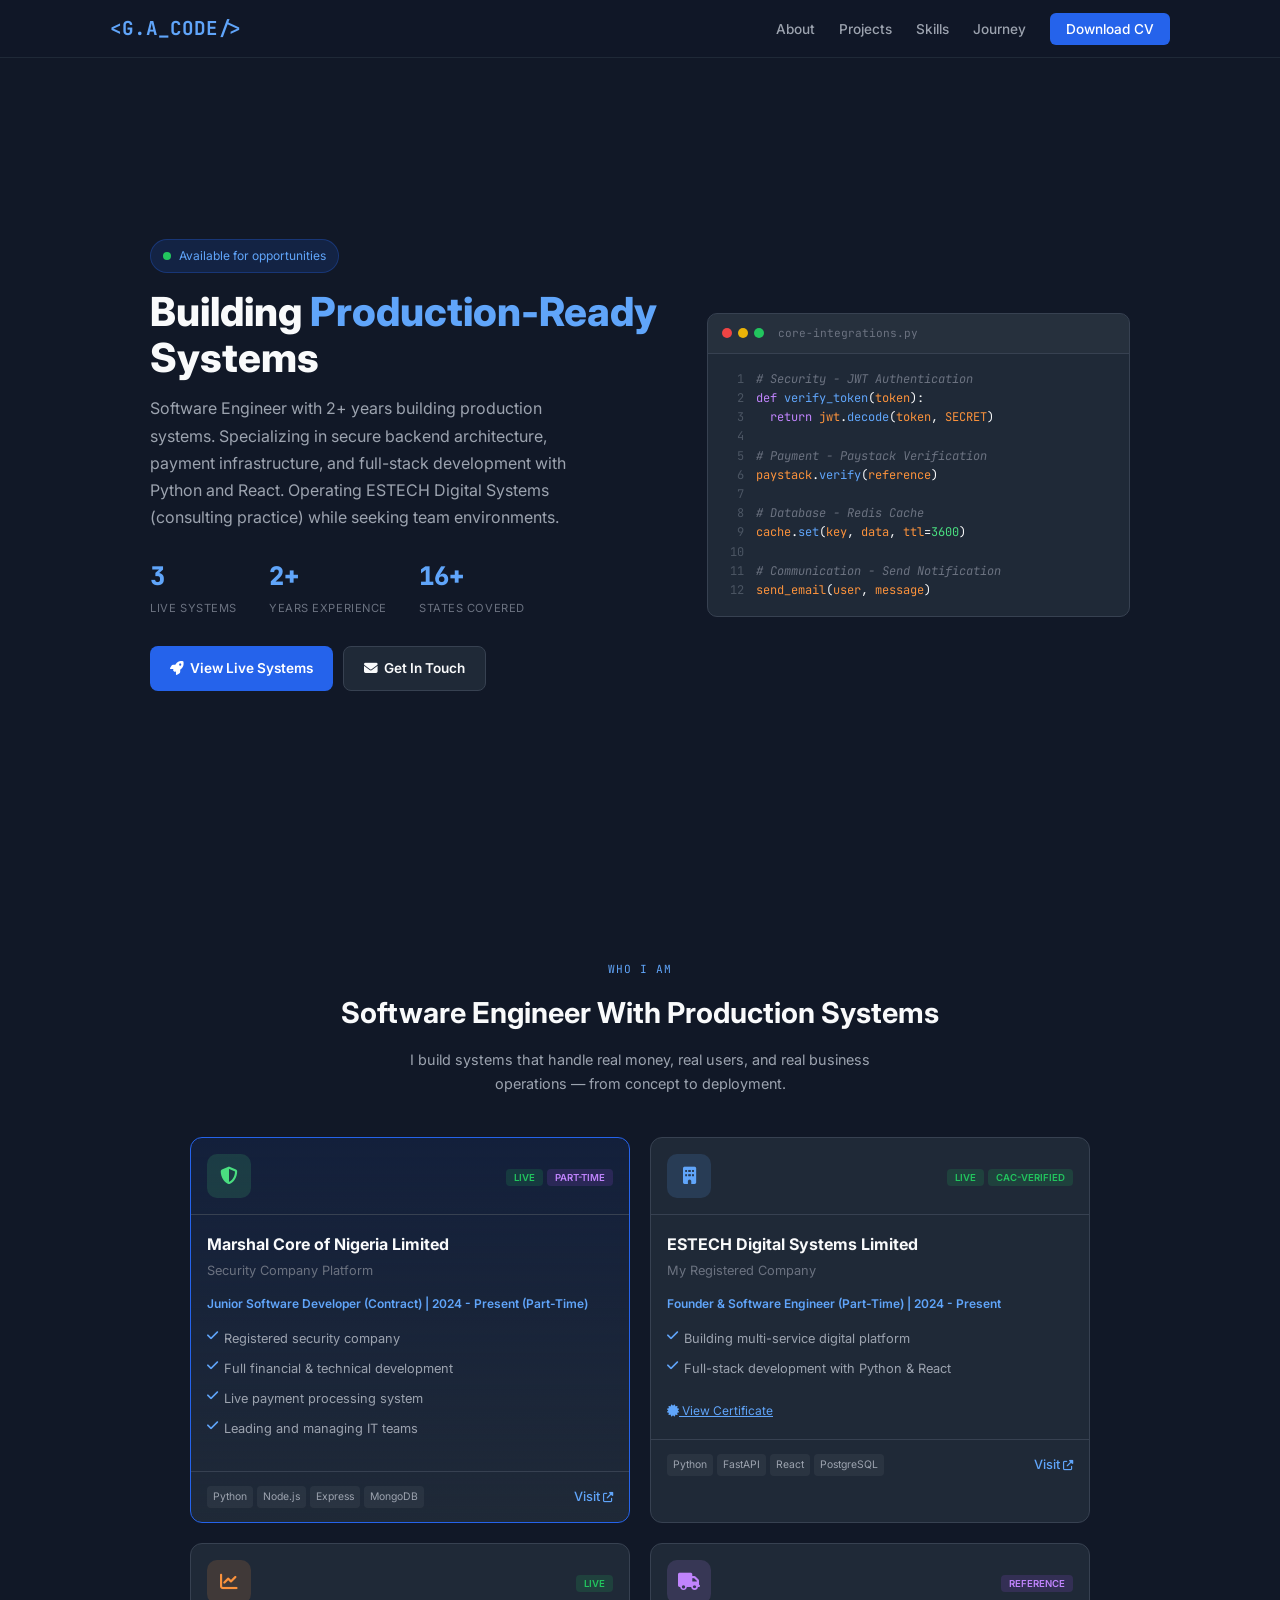
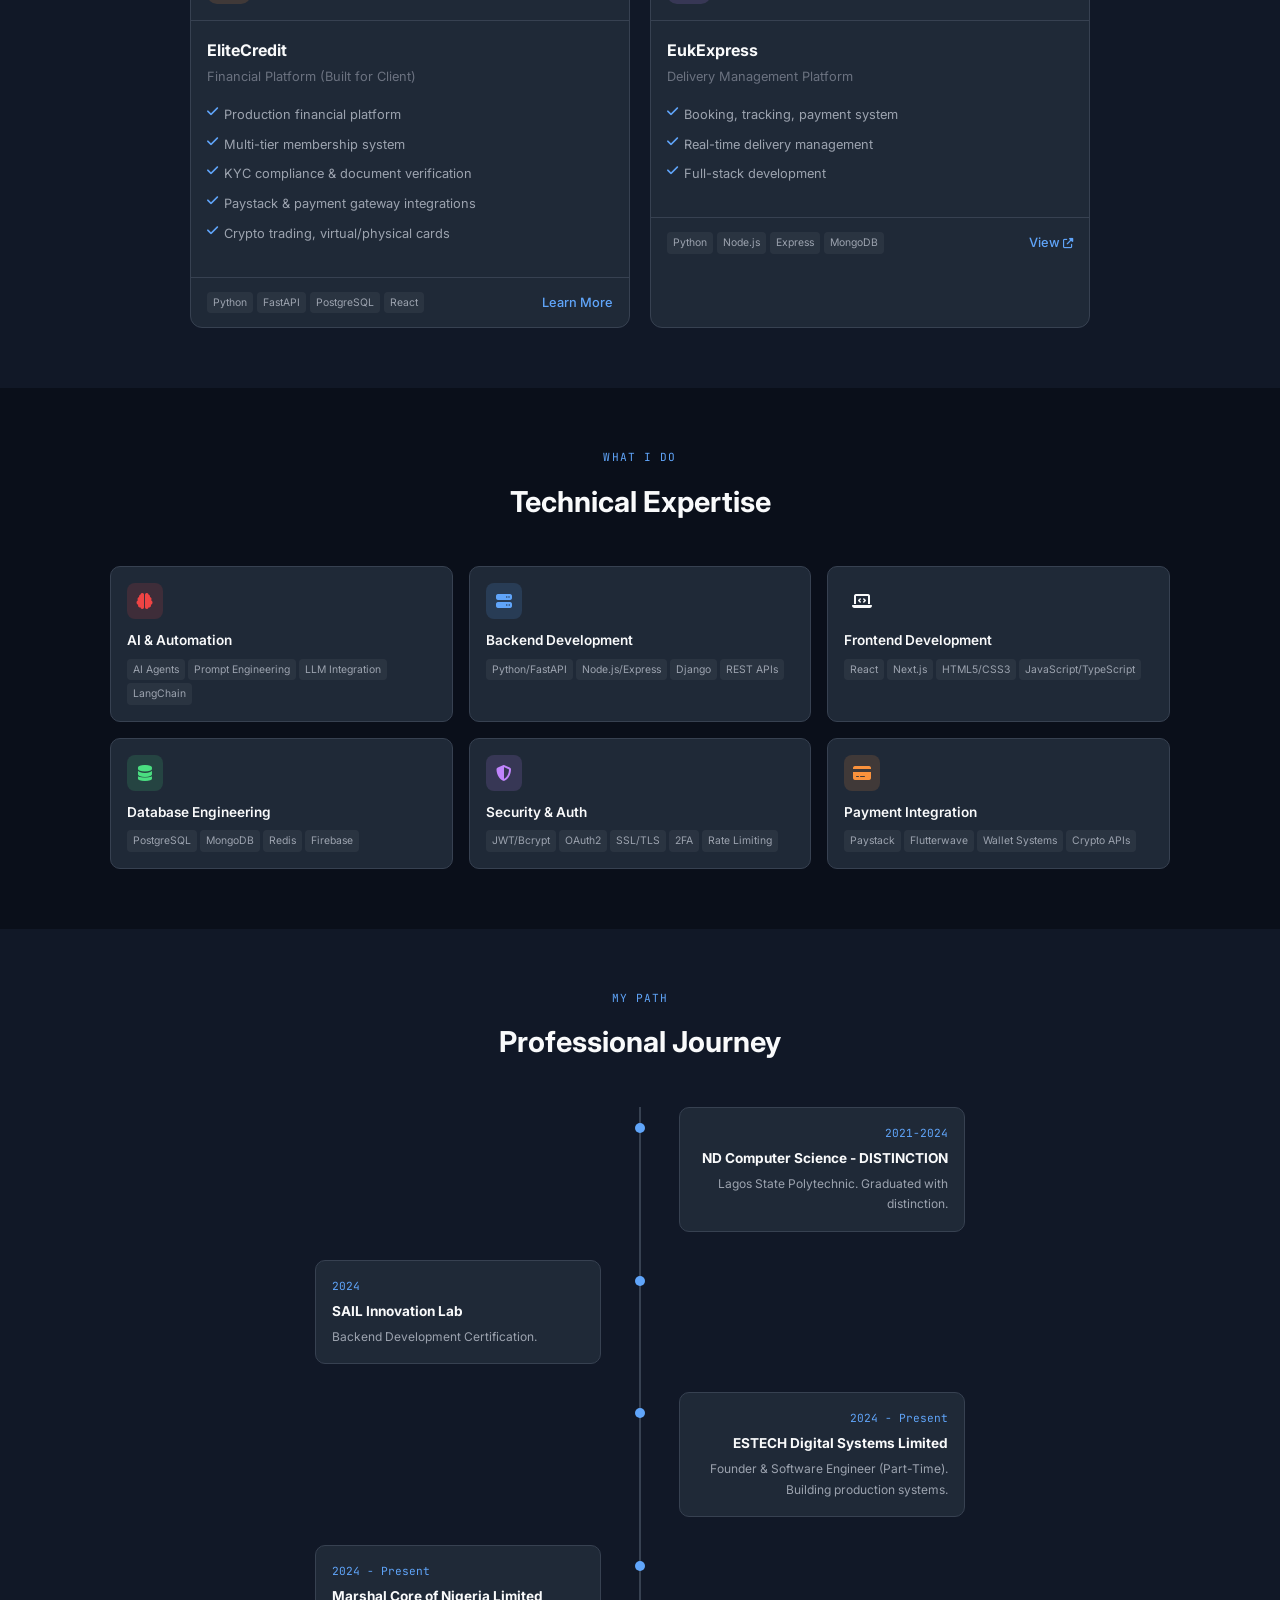
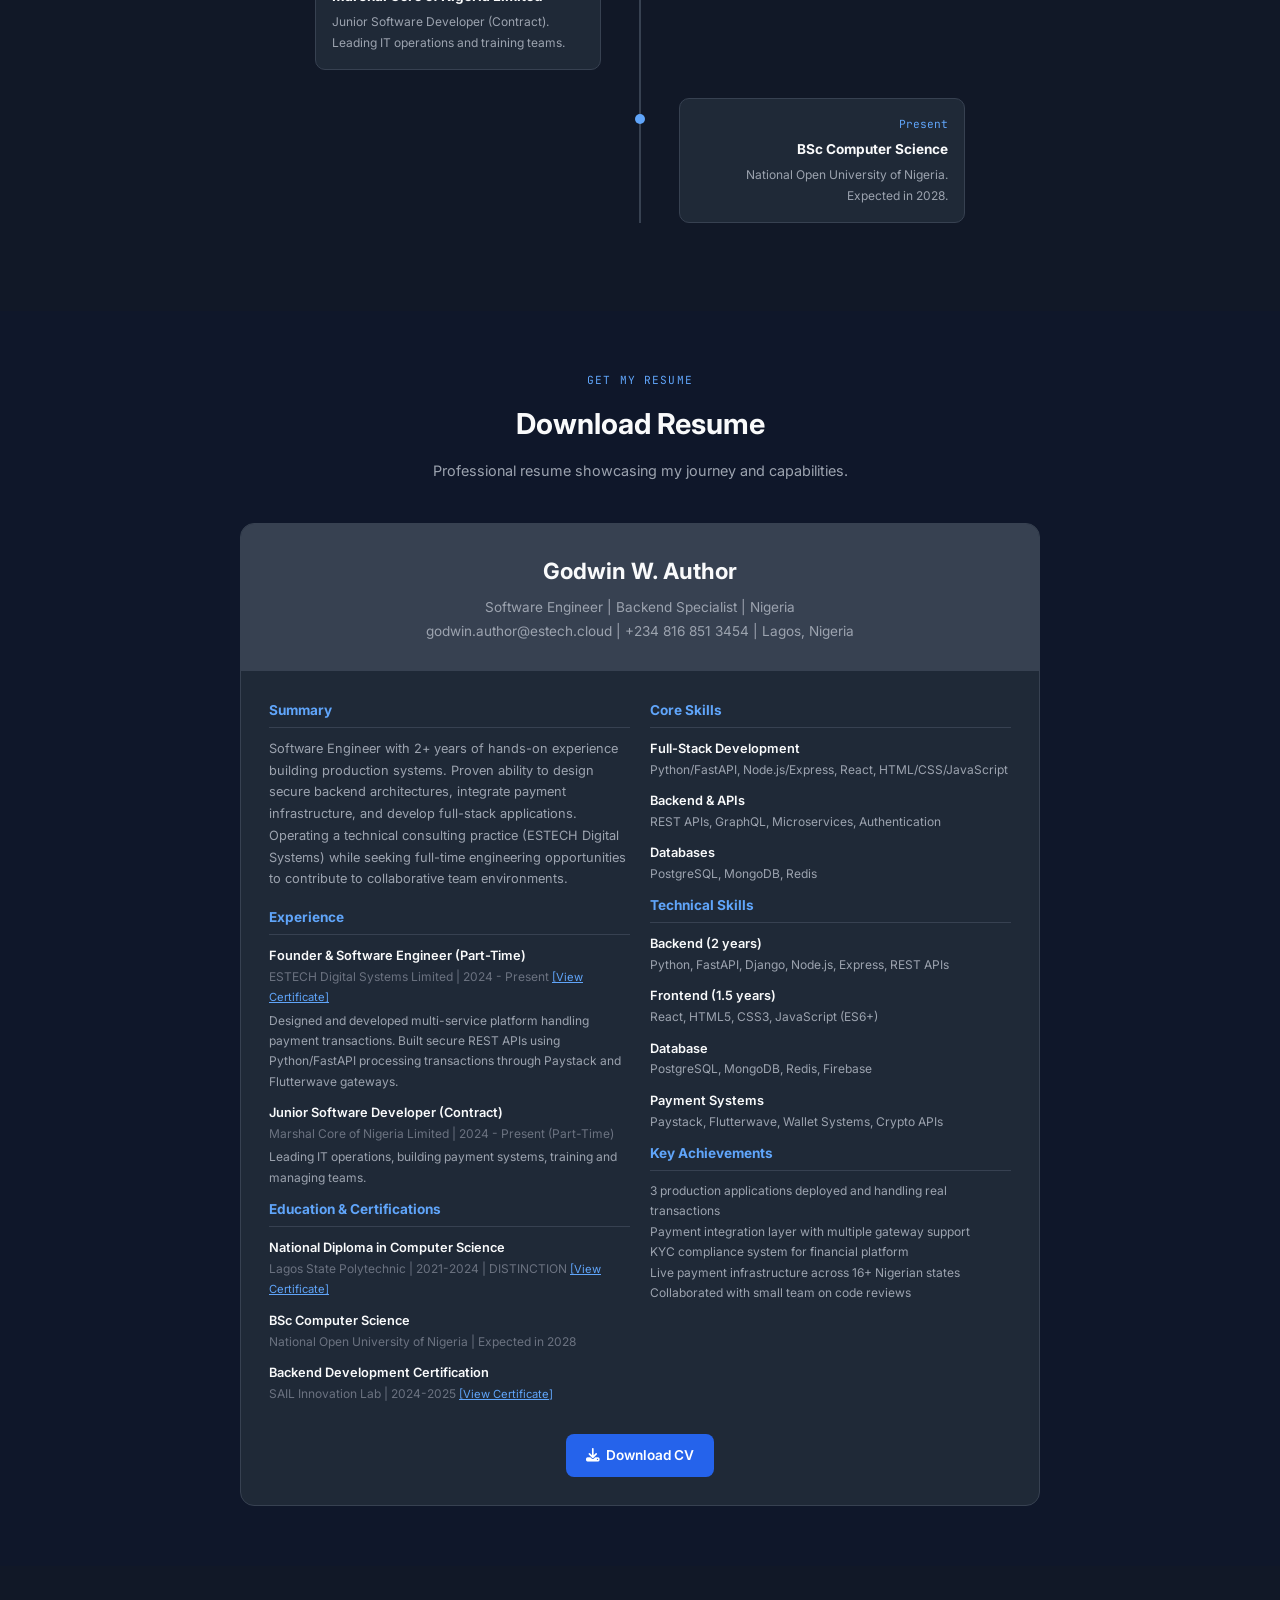
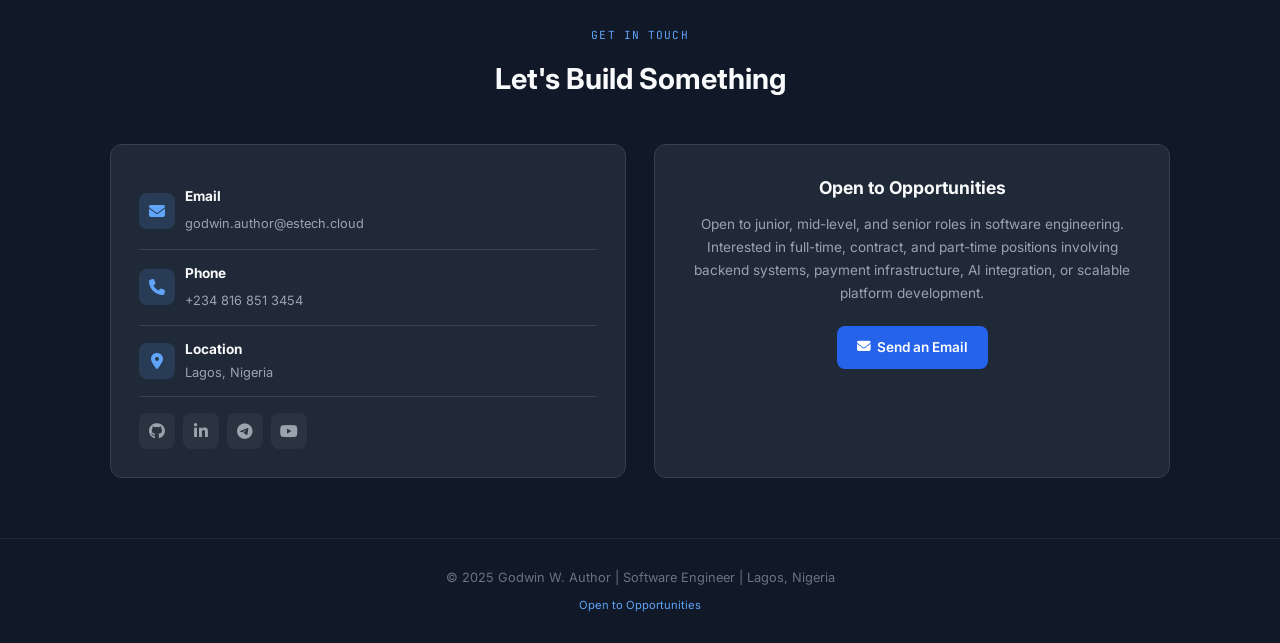
<file: index.html>
<!DOCTYPE html>
<html lang="en">
<head>
    <meta charset="UTF-8">
    <meta name="viewport" content="width=device-width, initial-scale=1.0">
    <meta name="description" content="Godwin W. Author - Software Engineer. Building production-ready systems with Python, FastAPI, and modern backend technologies.">
    <meta name="keywords" content="Software Engineer, Backend Developer, Python Developer, Node.js, FastAPI, Nigeria">
    <meta name="author" content="Godwin W. Author">
    <meta name="robots" content="index, follow">
    <title>Godwin W. Author | Software Engineer</title>
    <link rel="preconnect" href="https://fonts.googleapis.com">
    <link rel="preconnect" href="https://fonts.gstatic.com" crossorigin>
    <link href="https://fonts.googleapis.com/css2?family=Inter:wght@300;400;500;600;700;800&family=JetBrains+Mono:wght@400;500&display=swap" rel="stylesheet">
    <link rel="stylesheet" href="https://cdnjs.cloudflare.com/ajax/libs/font-awesome/6.5.1/css/all.min.css">
    <style>
        * { margin: 0; padding: 0; box-sizing: border-box; }
        html { scroll-behavior: smooth; }
        body {
            font-family: 'Inter', -apple-system, BlinkMacSystemFont, sans-serif;
            background: #111827;
            color: #f9fafb;
            line-height: 1.7;
        }
        ::-webkit-scrollbar { width: 8px; }
        ::-webkit-scrollbar-track { background: #111827; }
        ::-webkit-scrollbar-thumb { background: #374151; border-radius: 4px; }
        .container { max-width: 1100px; margin: 0 auto; padding: 0 20px; }
        
        /* Navigation */
        nav {
            position: fixed; top: 0; left: 0; right: 0; z-index: 1000;
            padding: 12px 0; background: rgba(17, 24, 39, 0.95);
            backdrop-filter: blur(10px); border-bottom: 1px solid #1f2937;
        }
        nav .container { display: flex; justify-content: space-between; align-items: center; }
        .logo { font-family: 'JetBrains Mono', monospace; font-size: 1.2rem; font-weight: 700; color: #60a5fa; text-decoration: none; }
        .nav-links { display: flex; gap: 24px; list-style: none; }
        .nav-links a { color: #9ca3af; text-decoration: none; font-weight: 500; font-size: 0.85rem; transition: color 0.2s; }
        .nav-links a:hover { color: #f9fafb; }
        .nav-cta { background: #2563eb; color: #fff !important; padding: 8px 16px; border-radius: 6px; font-weight: 600; font-size: 0.85rem; }
        .nav-cta:hover { background: #1d4ed8; }
        .menu-toggle { display: none; flex-direction: column; gap: 4px; cursor: pointer; padding: 8px; }
        .menu-toggle span { width: 22px; height: 2px; background: #9ca3af; }
        
        /* Hero */
        .hero { min-height: 100vh; display: flex; align-items: center; padding: 80px 0 50px; }
        .hero-grid { display: grid; grid-template-columns: 1.2fr 1fr; gap: 50px; align-items: center; }
        .hero-badge { display: inline-flex; align-items: center; gap: 8px; background: rgba(37, 99, 235, 0.15); border: 1px solid rgba(37, 99, 235, 0.3); padding: 6px 12px; border-radius: 20px; font-size: 0.75rem; color: #60a5fa; margin-bottom: 16px; }
        .hero-badge .dot { width: 8px; height: 8px; background: #22c55e; border-radius: 50%; animation: pulse 2s infinite; }
        .hero h1 { font-size: clamp(1.8rem, 4vw, 2.5rem); font-weight: 800; line-height: 1.15; margin-bottom: 14px; }
        .hero h1 span { color: #60a5fa; }
        .hero-subtitle { font-size: 1rem; color: #9ca3af; margin-bottom: 24px; max-width: 460px; }
        .hero-stats { display: flex; gap: 32px; margin-bottom: 28px; }
        .stat-number { font-size: 1.6rem; font-weight: 800; color: #60a5fa; font-family: 'JetBrains Mono', monospace; }
        .stat-label { font-size: 0.7rem; color: #6b7280; text-transform: uppercase; letter-spacing: 0.05em; }
        .hero-buttons { display: flex; gap: 10px; flex-wrap: wrap; }
        .btn { display: inline-flex; align-items: center; gap: 6px; padding: 10px 20px; border-radius: 8px; font-weight: 600; text-decoration: none; font-size: 0.85rem; transition: all 0.2s; }
        .btn-primary { background: #2563eb; color: #fff; }
        .btn-primary:hover { background: #1d4ed8; }
        .btn-secondary { background: #1f2937; color: #f9fafb; border: 1px solid #374151; }
        .btn-secondary:hover { background: #374151; }
        
        /* Code Block */
        .code-window { background: #1f2937; border-radius: 10px; border: 1px solid #374151; overflow: hidden; }
        .code-header { display: flex; align-items: center; gap: 6px; padding: 10px 14px; background: rgba(255,255,255,0.03); border-bottom: 1px solid #374151; }
        .code-dot { width: 10px; height: 10px; border-radius: 50%; }
        .code-dot.red { background: #ef4444; }
        .code-dot.yellow { background: #eab308; }
        .code-dot.green { background: #22c55e; }
        .code-title { margin-left: 8px; font-family: 'JetBrains Mono', monospace; font-size: 0.7rem; color: #6b7280; }
        .code-body { padding: 16px; font-family: 'JetBrains Mono', monospace; font-size: 0.75rem; line-height: 1.6; }
        .code-line { display: flex; }
        .line-number { color: #4b5563; width: 20px; text-align: right; margin-right: 12px; }
        .keyword { color: #c084fc; }
        .function { color: #60a5fa; }
        .string { color: #4ade80; }
        .comment { color: #6b7280; font-style: italic; }
        .variable { color: #fb923c; }
        
        /* Sections */
        section { padding: 60px 0; }
        .section-header { text-align: center; margin-bottom: 40px; }
        .section-label { font-family: 'JetBrains Mono', monospace; font-size: 0.7rem; color: #60a5fa; text-transform: uppercase; letter-spacing: 0.1em; margin-bottom: 10px; }
        .section-title { font-size: clamp(1.4rem, 3vw, 1.8rem); font-weight: 700; margin-bottom: 10px; }
        .section-desc { color: #9ca3af; max-width: 480px; margin: 0 auto; font-size: 0.9rem; }
        
        /* Projects Grid */
        .projects-grid { 
            display: grid; 
            grid-template-columns: repeat(2, 1fr); 
            gap: 20px;
            max-width: 900px;
            margin: 0 auto;
        }
        @media (max-width: 700px) {
            .projects-grid { grid-template-columns: 1fr; max-width: 100%; }
        }
        .project-card { background: #1f2937; border-radius: 12px; border: 1px solid #374151; overflow: hidden; transition: transform 0.2s, border-color 0.2s; }
        .project-card:hover { transform: translateY(-4px); border-color: #4b5563; }
        .project-card.featured { border-color: #2563eb; background: linear-gradient(180deg, rgba(37, 99, 235, 0.1) 0%, #1f2937 100%); }
        .card-header { padding: 16px; border-bottom: 1px solid #374151; display: flex; justify-content: space-between; align-items: center; }
        .card-icon { width: 44px; height: 44px; border-radius: 10px; display: flex; align-items: center; justify-content: center; font-size: 1.1rem; }
        .card-icon.blue { background: rgba(96, 165, 250, 0.15); color: #60a5fa; }
        .card-icon.green { background: rgba(74, 222, 128, 0.15); color: #4ade80; }
        .card-icon.purple { background: rgba(192, 132, 252, 0.15); color: #c084fc; }
        .card-icon.orange { background: rgba(251, 146, 60, 0.15); color: #fb923c; }
        .badge { padding: 3px 8px; border-radius: 4px; font-size: 0.6rem; font-weight: 600; text-transform: uppercase; }
        .badge.live { background: rgba(34, 197, 94, 0.15); color: #22c55e; }
        .badge.revenue { background: rgba(251, 146, 60, 0.15); color: #fb923c; }
        .badge.confidential { background: rgba(239, 68, 68, 0.15); color: #ef4444; }
        .badge.dev { background: rgba(96, 165, 250, 0.15); color: #60a5fa; }
        .badge.part-time { background: rgba(168, 85, 247, 0.15); color: #c084fc; }
        .card-body { padding: 16px; }
        .card-title { font-size: 1rem; font-weight: 700; margin-bottom: 2px; }
        .card-subtitle { color: #6b7280; font-size: 0.8rem; margin-bottom: 12px; }
        .card-role { color: #60a5fa; font-size: 0.75rem; margin-bottom: 10px; font-weight: 600; }
        .card-features { list-style: none; margin-bottom: 12px; }
        .card-features li { padding: 4px 0; color: #9ca3af; font-size: 0.8rem; display: flex; align-items: flex-start; gap: 6px; }
        .card-features li i { color: #60a5fa; margin-top: 2px; }
        .card-footer { padding: 14px 16px; border-top: 1px solid #374151; display: flex; justify-content: space-between; align-items: center; }
        .tech-stack { display: flex; gap: 4px; flex-wrap: wrap; }
        .tech-tag { background: rgba(255,255,255,0.05); padding: 2px 6px; border-radius: 4px; font-size: 0.65rem; color: #9ca3af; }
        .card-link { color: #60a5fa; text-decoration: none; font-size: 0.8rem; font-weight: 500; }
        .card-link:hover { text-decoration: underline; }
        
        /* Skills Grid */
        .skills-grid { 
            display: grid; 
            grid-template-columns: repeat(3, 1fr); 
            gap: 16px;
        }
        @media (max-width: 600px) {
            .skills-grid { grid-template-columns: repeat(2, 1fr); }
            .skills-grid .skill-box:nth-child(5),
            .skills-grid .skill-box:nth-child(6) { 
                grid-column: span 1;
            }
        }
        .skill-box { background: #1f2937; border-radius: 10px; padding: 16px; border: 1px solid #374151; }
        .skill-icon { width: 36px; height: 36px; border-radius: 8px; display: flex; align-items: center; justify-content: center; margin-bottom: 10px; font-size: 1rem; }
        .skill-icon.blue { background: rgba(96, 165, 250, 0.15); color: #60a5fa; }
        .skill-icon.green { background: rgba(74, 222, 128, 0.15); color: #4ade80; }
        .skill-icon.purple { background: rgba(192, 132, 252, 0.15); color: #c084fc; }
        .skill-icon.orange { background: rgba(251, 146, 60, 0.15); color: #fb923c; }
        .skill-icon.red { background: rgba(239, 68, 68, 0.15); color: #ef4444; }
        .skill-title { font-size: 0.85rem; font-weight: 600; margin-bottom: 6px; }
        .skill-tags { display: flex; flex-wrap: wrap; gap: 3px; }
        .skill-tags span { background: rgba(255,255,255,0.05); padding: 2px 6px; border-radius: 4px; font-size: 0.65rem; color: #9ca3af; }
        
        /* Timeline */
        .timeline { position: relative; max-width: 650px; margin: 0 auto; }
        .timeline::before { content: ''; position: absolute; left: 50%; top: 0; bottom: 0; width: 2px; background: #374151; transform: translateX(-50%); }
        .timeline-item { display: flex; margin-bottom: 28px; position: relative; }
        .timeline-item:nth-child(odd) { flex-direction: row-reverse; text-align: right; }
        .timeline-content { width: 44%; background: #1f2937; padding: 16px; border-radius: 10px; border: 1px solid #374151; }
        .timeline-dot { position: absolute; left: 50%; top: 16px; width: 10px; height: 10px; background: #60a5fa; border-radius: 50%; transform: translateX(-50%); }
        .timeline-year { font-family: 'JetBrains Mono', monospace; font-size: 0.7rem; color: #60a5fa; margin-bottom: 4px; }
        .timeline-title { font-size: 0.85rem; font-weight: 700; margin-bottom: 4px; }
        .timeline-desc { color: #9ca3af; font-size: 0.75rem; }
        
        /* CV Section */
        .cv-section { background: #0f172a; }
        .cv-preview { max-width: 800px; margin: 0 auto; background: #1f2937; border-radius: 14px; border: 1px solid #374151; overflow: hidden; }
        .cv-header { background: #374151; padding: 28px; text-align: center; }
        .cv-header h2 { font-size: 1.4rem; margin-bottom: 6px; }
        .cv-header p { color: #9ca3af; font-size: 0.85rem; }
        .cv-body { padding: 28px; }
        .cv-grid { display: grid; grid-template-columns: 1fr 1fr; gap: 20px; }
        .cv-col h3 { font-size: 0.85rem; color: #60a5fa; margin-bottom: 10px; padding-bottom: 5px; border-bottom: 1px solid #374151; }
        .cv-item { margin-bottom: 10px; }
        .cv-item-title { font-weight: 600; font-size: 0.8rem; }
        .cv-item-sub { color: #6b7280; font-size: 0.75rem; margin-bottom: 3px; }
        .cv-item-desc { color: #9ca3af; font-size: 0.75rem; }
        .cv-download { text-align: center; margin-top: 20px; }
        
        /* Contact */
        .contact-grid { display: grid; grid-template-columns: 1fr 1fr; gap: 28px; }
        .contact-box { background: #1f2937; border-radius: 12px; padding: 28px; border: 1px solid #374151; }
        .contact-item { display: flex; align-items: center; gap: 10px; padding: 12px 0; border-bottom: 1px solid #374151; }
        .contact-item:last-child { border-bottom: none; }
        .contact-icon { width: 36px; height: 36px; border-radius: 8px; background: rgba(96, 165, 250, 0.15); display: flex; align-items: center; justify-content: center; color: #60a5fa; }
        .contact-info h4 { font-size: 0.85rem; margin-bottom: 1px; }
        .contact-info p, .contact-info a { color: #9ca3af; text-decoration: none; font-size: 0.8rem; }
        .contact-info a:hover { color: #60a5fa; }
        .social-links { display: flex; gap: 8px; margin-top: 16px; }
        .social-link { width: 36px; height: 36px; border-radius: 8px; background: rgba(255,255,255,0.05); display: flex; align-items: center; justify-content: center; color: #9ca3af; text-decoration: none; transition: all 0.2s; }
        .social-link:hover { background: #2563eb; color: #fff; }
        .contact-cta { text-align: center; }
        .contact-cta h3 { font-size: 1.1rem; margin-bottom: 10px; }
        .contact-cta p { color: #9ca3af; margin-bottom: 20px; font-size: 0.85rem; }
        
        /* Footer */
        footer { padding: 28px 0; border-top: 1px solid #1f2937; text-align: center; }
        footer p { color: #6b7280; font-size: 0.8rem; }
        
        /* Animations */
        @keyframes pulse { 0%, 100% { opacity: 1; } 50% { opacity: 0.5; } }
        .fade-in { opacity: 0; transform: translateY(16px); transition: all 0.4s ease; }
        .fade-in.visible { opacity: 1; transform: translateY(0); }
        
        /* Responsive */
        @media (max-width: 900px) {
            .hero-grid { grid-template-columns: 1fr; }
            .hero-visual { display: none; }
            .timeline::before { left: 14px; }
            .timeline-item, .timeline-item:nth-child(odd) { flex-direction: row; text-align: left; padding-left: 34px; }
            .timeline-content { width: 100%; }
            .timeline-dot { left: 14px; }
            .cv-grid, .contact-grid { grid-template-columns: 1fr; }
        }
        @media (max-width: 640px) {
            .nav-links { display: none; }
            .menu-toggle { display: flex; }
            .hero-stats { gap: 20px; }
            .projects-grid { grid-template-columns: 1fr; }
            .hero { padding-top: 70px; }
        }
        
        /* Mobile Menu */
        .mobile-menu { position: fixed; top: 52px; left: 0; right: 0; background: #1f2937; padding: 16px; border-bottom: 1px solid #374151; transform: translateY(-100%); opacity: 0; transition: all 0.3s; z-index: 999; }
        .mobile-menu.open { transform: translateY(0); opacity: 1; }
        .mobile-menu ul { list-style: none; }
        .mobile-menu li { padding: 8px 0; }
        .mobile-menu a { color: #f9fafb; text-decoration: none; font-weight: 500; font-size: 0.9rem; }
    </style>
</head>
<body>
    <!-- Navigation -->
    <nav>
        <div class="container">
            <a href="#" class="logo">&lt;G.A_CODE/&gt;</a>
            <ul class="nav-links">
                <li><a href="#about">About</a></li>
                <li><a href="#projects">Projects</a></li>
                <li><a href="#skills">Skills</a></li>
                <li><a href="#journey">Journey</a></li>
                <li><a href="cv.html" class="nav-cta">Download CV</a></li>
            </ul>
            <div class="menu-toggle" onclick="document.getElementById('mobileMenu').classList.toggle('open')">
                <span></span><span></span><span></span>
            </div>
        </div>
    </nav>
    
    <div class="mobile-menu" id="mobileMenu">
        <ul>
            <li><a href="#about" onclick="this.parentElement.parentElement.classList.remove('open')">About</a></li>
            <li><a href="#projects" onclick="this.parentElement.parentElement.classList.remove('open')">Projects</a></li>
            <li><a href="#skills" onclick="this.parentElement.parentElement.classList.remove('open')">Skills</a></li>
            <li><a href="#journey" onclick="this.parentElement.parentElement.classList.remove('open')">Journey</a></li>
            <li><a href="cv.html">Download CV</a></li>
        </ul>
    </div>

    <!-- Hero -->
    <section class="hero">
        <div class="container">
            <div class="hero-grid">
                <div class="hero-text">
                    <div class="hero-badge">
                        <span class="dot"></span>
                        Available for opportunities
                    </div>
                    <h1>
                        Building <span>Production-Ready</span><br>
                        Systems
                    </h1>
                    <p class="hero-subtitle">
                        Software Engineer with 2+ years building production systems. Specializing in secure backend architecture, payment infrastructure, and full-stack development with Python and React. Operating ESTECH Digital Systems (consulting practice) while seeking team environments.
                    </p>
                    <div class="hero-stats">
                        <div>
                            <div class="stat-number">3</div>
                            <div class="stat-label">Live Systems</div>
                        </div>
                        <div>
                            <div class="stat-number">2+</div>
                            <div class="stat-label">Years Experience</div>
                        </div>
                        <div>
                            <div class="stat-number">16+</div>
                            <div class="stat-label">States Covered</div>
                        </div>
                    </div>
                    <div class="hero-buttons">
                        <a href="#projects" class="btn btn-primary">
                            <i class="fas fa-rocket"></i> View Live Systems
                        </a>
                        <a href="#contact" class="btn btn-secondary">
                            <i class="fas fa-envelope"></i> Get In Touch
                        </a>
                    </div>
                </div>
                <div class="hero-visual">
                    <div class="code-window">
                        <div class="code-header">
                            <span class="code-dot red"></span>
                            <span class="code-dot yellow"></span>
                            <span class="code-dot green"></span>
                            <span class="code-title">core-integrations.py</span>
                        </div>
                        <div class="code-body">
                            <div class="code-line"><span class="line-number">1</span><span><span class="comment"># Security - JWT Authentication</span></span></div>
                            <div class="code-line"><span class="line-number">2</span><span><span class="keyword">def</span> <span class="function">verify_token</span>(<span class="variable">token</span>):</span></div>
                            <div class="code-line"><span class="line-number">3</span><span>&nbsp;&nbsp;<span class="keyword">return</span> <span class="variable">jwt</span>.<span class="function">decode</span>(<span class="variable">token</span>, <span class="variable">SECRET</span>)</span></div>
                            <div class="code-line"><span class="line-number">4</span><span></span></div>
                            <div class="code-line"><span class="line-number">5</span><span><span class="comment"># Payment - Paystack Verification</span></span></div>
                            <div class="code-line"><span class="line-number">6</span><span><span class="variable">paystack</span>.<span class="function">verify</span>(<span class="variable">reference</span>)</span></div>
                            <div class="code-line"><span class="line-number">7</span><span></span></div>
                            <div class="code-line"><span class="line-number">8</span><span><span class="comment"># Database - Redis Cache</span></span></div>
                            <div class="code-line"><span class="line-number">9</span><span><span class="variable">cache</span>.<span class="function">set</span>(<span class="variable">key</span>, <span class="variable">data</span>, <span class="variable">ttl</span>=<span class="string">3600</span>)</span></div>
                            <div class="code-line"><span class="line-number">10</span><span></span></div>
                            <div class="code-line"><span class="line-number">11</span><span><span class="comment"># Communication - Send Notification</span></span></div>
                            <div class="code-line"><span class="line-number">12</span><span><span class="variable">send_email</span>(<span class="variable">user</span>, <span class="variable">message</span>)</span></div>
                        </div>
                    </div>
                </div>
            </div>
        </div>
    </section>

    <!-- About / Projects -->
    <section id="about">
        <div class="container">
            <div class="section-header">
                <p class="section-label">Who I Am</p>
                <h2 class="section-title">Software Engineer With Production Systems</h2>
                <p class="section-desc">I build systems that handle real money, real users, and real business operations — from concept to deployment.</p>
            </div>
            <div class="projects-grid">
                <!-- Marshal Core of Nigeria - PART TIME -->
                <div class="project-card featured fade-in">
                    <div class="card-header">
                        <div class="card-icon green"><i class="fas fa-shield-alt"></i></div>
                        <div class="card-badges">
                            <span class="badge live">Live</span>
                            <span class="badge part-time">Part-Time</span>
                        </div>
                    </div>
                    <div class="card-body">
                        <h3 class="card-title">Marshal Core of Nigeria Limited</h3>
                        <p class="card-subtitle">Security Company Platform</p>
                        <p class="card-role">Junior Software Developer (Contract) | 2024 - Present (Part-Time)</p>
                        <ul class="card-features">
                            <li><i class="fas fa-check"></i> Registered security company</li>
                            <li><i class="fas fa-check"></i> Full financial & technical development</li>
                            <li><i class="fas fa-check"></i> Live payment processing system</li>
                            <li><i class="fas fa-check"></i> Leading and managing IT teams</li>
                        </ul>
                    </div>
                    <div class="card-footer">
                        <div class="tech-stack">
                            <span class="tech-tag">Python</span>
                            <span class="tech-tag">Node.js</span>
                            <span class="tech-tag">Express</span>
                            <span class="tech-tag">MongoDB</span>
                        </div>
                        <a href="https://marshalcoreofnigeria.ng" class="card-link" target="_blank">Visit <i class="fas fa-external-link-alt" style="font-size:0.65rem"></i></a>
                    </div>
                </div>
                
                <!-- ESTECH Digital Systems Limited - PRIMARY -->
                <div class="project-card fade-in">
                    <div class="card-header">
                        <div class="card-icon blue"><i class="fas fa-building"></i></div>
                        <div class="card-badges">
                            <span class="badge live">Live</span>
                            <span class="badge" style="background:rgba(34,197,94,0.15);color:#22c55e;">CAC-Verified</span>
                        </div>
                    </div>
                    <div class="card-body">
                        <h3 class="card-title">ESTECH Digital Systems Limited</h3>
                        <p class="card-subtitle">My Registered Company </p>
                        <p class="card-role">Founder & Software Engineer (Part-Time) | 2024 - Present</p>
                        <ul class="card-features">
                            <li><i class="fas fa-check"></i> Building multi-service digital platform</li>
                            <li><i class="fas fa-check"></i> Full-stack development with Python & React</li>
                        </ul>
                        <p style="margin-top:8px;"><a href="certificates/ESTECH-CAC-Certificate.pdf" target="_blank" style="color:#60a5fa;font-size:0.75rem;"><i class="fas fa-certificate"></i> View Certificate</a></p>
                    </div>
                    <div class="card-footer">
                        <div class="tech-stack">
                            <span class="tech-tag">Python</span>
                            <span class="tech-tag">FastAPI</span>
                            <span class="tech-tag">React</span>
                            <span class="tech-tag">PostgreSQL</span>
                        </div>
                        <a href="https://estech.cloud" class="card-link" target="_blank">Visit <i class="fas fa-external-link-alt" style="font-size:0.65rem"></i></a>
                    </div>
                </div>
                
                <!-- EliteCredit - Financial Platform -->
                <div class="project-card fade-in">
                    <div class="card-header">
                        <div class="card-icon orange"><i class="fas fa-chart-line"></i></div>
                        <div class="card-badges">
                            <span class="badge live">Live</span>
                        </div>
                    </div>
                    <div class="card-body">
                        <h3 class="card-title">EliteCredit</h3>
                        <p class="card-subtitle">Financial Platform (Built for Client)</p>
                        <ul class="card-features">
                            <li><i class="fas fa-check"></i> Production financial platform</li>
                            <li><i class="fas fa-check"></i> Multi-tier membership system</li>
                            <li><i class="fas fa-check"></i> KYC compliance & document verification</li>
                            <li><i class="fas fa-check"></i> Paystack & payment gateway integrations</li>
                            <li><i class="fas fa-check"></i> Crypto trading, virtual/physical cards</li>
                        </ul>
                    </div>
                    <div class="card-footer">
                        <div class="tech-stack">
                            <span class="tech-tag">Python</span>
                            <span class="tech-tag">FastAPI</span>
                            <span class="tech-tag">PostgreSQL</span>
                            <span class="tech-tag">React</span>
                        </div>
                        <a href="#contact" class="card-link">Learn More</a>
                    </div>
                </div>
                
                <!-- EukExpress -->
                <div class="project-card fade-in">
                    <div class="card-header">
                        <div class="card-icon purple"><i class="fas fa-truck"></i></div>
                        <div class="card-badges"><span class="badge" style="background:rgba(168,85,247,0.15);color:#c084fc;">Reference</span></div>
                    </div>
                    <div class="card-body">
                        <h3 class="card-title">EukExpress</h3>
                        <p class="card-subtitle">Delivery Management Platform</p>
                        <ul class="card-features">
                            <li><i class="fas fa-check"></i> Booking, tracking, payment system</li>
                            <li><i class="fas fa-check"></i> Real-time delivery management</li>
                            <li><i class="fas fa-check"></i> Full-stack development</li>
                        </ul>
                    </div>
                    <div class="card-footer">
                        <div class="tech-stack">
                            <span class="tech-tag">Python</span>
                            <span class="tech-tag">Node.js</span>
                            <span class="tech-tag">Express</span>
                            <span class="tech-tag">MongoDB</span>
                        </div>
                        <a href="https://eukexpress.com" class="card-link" target="_blank">View <i class="fas fa-external-link-alt" style="font-size:0.65rem"></i></a>
                    </div>
                </div>
            </div>
        </div>
    </section>

    <!-- Skills -->
    <section id="skills" style="background: #0a0f1a;">
        <div class="container">
            <div class="section-header">
                <p class="section-label">What I Do</p>
                <h2 class="section-title">Technical Expertise</h2>
            </div>
            <div class="skills-grid">
                <div class="skill-box fade-in">
                    <div class="skill-icon red"><i class="fas fa-brain"></i></div>
                    <h3 class="skill-title">AI & Automation</h3>
                    <div class="skill-tags"><span>AI Agents</span><span>Prompt Engineering</span><span>LLM Integration</span><span>LangChain</span></div>
                </div>
                <div class="skill-box fade-in">
                    <div class="skill-icon blue"><i class="fas fa-server"></i></div>
                    <h3 class="skill-title">Backend Development</h3>
                    <div class="skill-tags"><span>Python/FastAPI</span><span>Node.js/Express</span><span>Django</span><span>REST APIs</span></div>
                </div>
                <div class="skill-box fade-in">
                    <div class="skill-icon yellow"><i class="fas fa-laptop-code"></i></div>
                    <h3 class="skill-title">Frontend Development</h3>
                    <div class="skill-tags"><span>React</span><span>Next.js</span><span>HTML5/CSS3</span><span>JavaScript/TypeScript</span></div>
                </div>
                <div class="skill-box fade-in">
                    <div class="skill-icon green"><i class="fas fa-database"></i></div>
                    <h3 class="skill-title">Database Engineering</h3>
                    <div class="skill-tags"><span>PostgreSQL</span><span>MongoDB</span><span>Redis</span><span>Firebase</span></div>
                </div>
                <div class="skill-box fade-in">
                    <div class="skill-icon purple"><i class="fas fa-shield-alt"></i></div>
                    <h3 class="skill-title">Security & Auth</h3>
                    <div class="skill-tags"><span>JWT/Bcrypt</span><span>OAuth2</span><span>SSL/TLS</span><span>2FA</span><span>Rate Limiting</span></div>
                </div>
                <div class="skill-box fade-in">
                    <div class="skill-icon orange"><i class="fas fa-credit-card"></i></div>
                    <h3 class="skill-title">Payment Integration</h3>
                    <div class="skill-tags"><span>Paystack</span><span>Flutterwave</span><span>Wallet Systems</span><span>Crypto APIs</span></div>
                </div>
            </div>
        </div>
    </section>

    <!-- Journey -->
    <section id="journey">
        <div class="container">
            <div class="section-header">
                <p class="section-label">My Path</p>
                <h2 class="section-title">Professional Journey</h2>
            </div>
            <div class="timeline">
                <div class="timeline-item fade-in">
                    <div class="timeline-dot"></div>
                    <div class="timeline-content">
                        <p class="timeline-year">2021-2024</p>
                        <h3 class="timeline-title">ND Computer Science - DISTINCTION</h3>
                        <p class="timeline-desc">Lagos State Polytechnic. Graduated with distinction.</p>
                    </div>
                </div>
                <div class="timeline-item fade-in">
                    <div class="timeline-dot"></div>
                    <div class="timeline-content">
                        <p class="timeline-year">2024</p>
                        <h3 class="timeline-title">SAIL Innovation Lab</h3>
                        <p class="timeline-desc">Backend Development Certification.</p>
                    </div>
                </div>
                <div class="timeline-item fade-in">
                    <div class="timeline-dot"></div>
                    <div class="timeline-content">
                        <p class="timeline-year">2024 - Present</p>
                        <h3 class="timeline-title">ESTECH Digital Systems Limited</h3>
                        <p class="timeline-desc">Founder & Software Engineer (Part-Time). Building production systems.</p>
                    </div>
                </div>
                <div class="timeline-item fade-in">
                    <div class="timeline-dot"></div>
                    <div class="timeline-content">
                        <p class="timeline-year">2024 - Present</p>
                        <h3 class="timeline-title">Marshal Core of Nigeria Limited</h3>
                        <p class="timeline-desc">Junior Software Developer (Contract). Leading IT operations and training teams.</p>
                    </div>
                </div>
                <div class="timeline-item fade-in">
                    <div class="timeline-dot"></div>
                    <div class="timeline-content">
                        <p class="timeline-year">Present</p>
                        <h3 class="timeline-title">BSc Computer Science</h3>
                        <p class="timeline-desc">National Open University of Nigeria. Expected in 2028.</p>
                    </div>
                </div>
            </div>
        </div>
    </section>

    <!-- CV Section -->
    <section id="cv" class="cv-section">
        <div class="container">
            <div class="section-header">
                <p class="section-label">Get My Resume</p>
                <h2 class="section-title">Download Resume</h2>
                <p class="section-desc">Professional resume showcasing my journey and capabilities.</p>
            </div>
            <div class="cv-preview fade-in">
                <div class="cv-header">
                    <h2>Godwin W. Author</h2>
                    <p>Software Engineer | Backend Specialist | Nigeria</p>
                    <p>godwin.author@estech.cloud | +234 816 851 3454 | Lagos, Nigeria</p>
                </div>
                <div class="cv-body">
                    <div class="cv-grid">
                        <div class="cv-col">
                            <h3>Summary</h3>
                            <p style="color:#9ca3af;font-size:0.8rem;margin-bottom:16px;">
                                Software Engineer with 2+ years of hands-on experience building production systems. Proven ability to design secure backend architectures, integrate payment infrastructure, and develop full-stack applications. Operating a technical consulting practice (ESTECH Digital Systems) while seeking full-time engineering opportunities to contribute to collaborative team environments.
                            </p>
                            
                            <h3>Experience</h3>
                            <div class="cv-item">
                                <p class="cv-item-title">Founder & Software Engineer (Part-Time)</p>
                                <p class="cv-item-sub">ESTECH Digital Systems Limited | 2024 - Present <a href="certificates/ESTECH-CAC-Certificate.pdf" target="_blank" style="color:#60a5fa;font-size:0.7rem;">[View Certificate]</a></p>
                                <p class="cv-item-desc">Designed and developed multi-service platform handling payment transactions. Built secure REST APIs using Python/FastAPI processing transactions through Paystack and Flutterwave gateways.</p>
                            </div>
                            <div class="cv-item">
                                <p class="cv-item-title">Junior Software Developer (Contract)</p>
                                <p class="cv-item-sub">Marshal Core of Nigeria Limited | 2024 - Present (Part-Time)</p>
                                <p class="cv-item-desc">Leading IT operations, building payment systems, training and managing teams.</p>
                            </div>
                            
                            <h3>Education & Certifications</h3>
                            <div class="cv-item">
                                <p class="cv-item-title">National Diploma in Computer Science</p>
                                <p class="cv-item-sub">Lagos State Polytechnic | 2021-2024 | DISTINCTION <a href="images/NDcert.jpeg" target="_blank" style="color:#60a5fa;font-size:0.7rem;">[View Certificate]</a></p>
                            </div>
                            <div class="cv-item">
                                <p class="cv-item-title">BSc Computer Science</p>
                                <p class="cv-item-sub">National Open University of Nigeria | Expected in 2028</p>
                            </div>
                            <div class="cv-item">
                                <p class="cv-item-title">Backend Development Certification</p>
                                <p class="cv-item-sub">SAIL Innovation Lab | 2024-2025 <a href="images/SAIL.jpeg" target="_blank" style="color:#60a5fa;font-size:0.7rem;">[View Certificate]</a></p>
                            </div>
                        </div>
                        <div class="cv-col">
                            <h3>Core Skills</h3>
                            <div class="cv-item">
                                <p class="cv-item-title">Full-Stack Development</p>
                                <p class="cv-item-desc">Python/FastAPI, Node.js/Express, React, HTML/CSS/JavaScript</p>
                            </div>
                            <div class="cv-item">
                                <p class="cv-item-title">Backend & APIs</p>
                                <p class="cv-item-desc">REST APIs, GraphQL, Microservices, Authentication</p>
                            </div>
                            <div class="cv-item">
                                <p class="cv-item-title">Databases</p>
                                <p class="cv-item-desc">PostgreSQL, MongoDB, Redis</p>
                            </div>
                            
                            <h3>Technical Skills</h3>
                            <div class="cv-item">
                                <p class="cv-item-title">Backend (2 years)</p>
                                <p class="cv-item-desc">Python, FastAPI, Django, Node.js, Express, REST APIs</p>
                            </div>
                            <div class="cv-item">
                                <p class="cv-item-title">Frontend (1.5 years)</p>
                                <p class="cv-item-desc">React, HTML5, CSS3, JavaScript (ES6+)</p>
                            </div>
                            <div class="cv-item">
                                <p class="cv-item-title">Database</p>
                                <p class="cv-item-desc">PostgreSQL, MongoDB, Redis, Firebase</p>
                            </div>
                            <div class="cv-item">
                                <p class="cv-item-title">Payment Systems</p>
                                <p class="cv-item-desc">Paystack, Flutterwave, Wallet Systems, Crypto APIs</p>
                            </div>
                            
                            <h3>Key Achievements</h3>
                            <div class="cv-item">
                                <p class="cv-item-desc">3 production applications deployed and handling real transactions</p>
                                <p class="cv-item-desc">Payment integration layer with multiple gateway support</p>
                                <p class="cv-item-desc">KYC compliance system for financial platform</p>
                                <p class="cv-item-desc">Live payment infrastructure across 16+ Nigerian states</p>
                                <p class="cv-item-desc">Collaborated with small team on code reviews</p>
                            </div>
                        </div>
                    </div>
                    <div class="cv-download">
                        <a href="cv.html" class="btn btn-primary" download>
                            <i class="fas fa-download"></i> Download CV
                        </a>
                    </div>
                </div>
            </div>
        </div>
    </section>

    <!-- Contact -->
    <section id="contact">
        <div class="container">
            <div class="section-header">
                <p class="section-label">Get In Touch</p>
                <h2 class="section-title">Let's Build Something</h2>
            </div>
            <div class="contact-grid">
                <div class="contact-box fade-in">
                    <div class="contact-item">
                        <div class="contact-icon"><i class="fas fa-envelope"></i></div>
                        <div class="contact-info">
                            <h4>Email</h4>
                            <a href="mailto:godwin.author@estech.cloud">godwin.author@estech.cloud</a>
                        </div>
                    </div>
                    <div class="contact-item">
                        <div class="contact-icon"><i class="fas fa-phone"></i></div>
                        <div class="contact-info">
                            <h4>Phone</h4>
                            <a href="tel:+2348168513454">+234 816 851 3454</a>
                        </div>
                    </div>
                    <div class="contact-item">
                        <div class="contact-icon"><i class="fas fa-map-marker-alt"></i></div>
                        <div class="contact-info">
                            <h4>Location</h4>
                            <p>Lagos, Nigeria</p>
                        </div>
                    </div>
                    <div class="social-links">
                        <a href="https://github.com/gacode0" class="social-link" title="GitHub"><i class="fab fa-github"></i></a>
                        <a href="https://linkedin.com/in/gacode0" class="social-link" title="LinkedIn"><i class="fab fa-linkedin-in"></i></a>
                        <a href="https://t.me/gacode0" class="social-link" title="Telegram"><i class="fab fa-telegram-plane"></i></a>
                        <a href="https://www.youtube.com/@G.A_CODE" class="social-link" title="YouTube"><i class="fab fa-youtube"></i></a>
                    </div>
                </div>
                <div class="contact-box contact-cta fade-in">
                    <h3>Open to Opportunities</h3>
                    <p>Open to junior, mid-level, and senior roles in software engineering. Interested in full-time, contract, and part-time positions involving backend systems, payment infrastructure, AI integration, or scalable platform development.</p>
                    <a href="mailto:godwin.author@estech.cloud?subject=Hi%20Godwin,%20I%20saw%20your%20portfolio%20and%20would%20like%20to%20discuss%20an%20opportunity." class="btn btn-primary">
                        <i class="fas fa-envelope"></i> Send an Email
                    </a>
                </div>
            </div>
        </div>
    </section>

    <!-- Footer -->
    <footer>
        <div class="container">
            <p>&copy; 2025 Godwin W. Author | Software Engineer | Lagos, Nigeria</p>
            <p style="margin-top:8px;font-size:0.7rem;color:#60a5fa;">Open to Opportunities</p>
        </div>
    </footer>

    <script>
        const observer = new IntersectionObserver((entries) => {
            entries.forEach(entry => { if (entry.isIntersecting) entry.target.classList.add('visible'); });
        }, { threshold: 0.1 });
        document.querySelectorAll('.fade-in').forEach(el => observer.observe(el));
        
        document.querySelectorAll('a[href^="#"]').forEach(anchor => {
            anchor.addEventListener('click', function(e) {
                e.preventDefault();
                const target = document.querySelector(this.getAttribute('href'));
                if (target) target.scrollIntoView({ behavior: 'smooth', block: 'start' });
            });
        });
    </script>
</body>
</html>
</file>
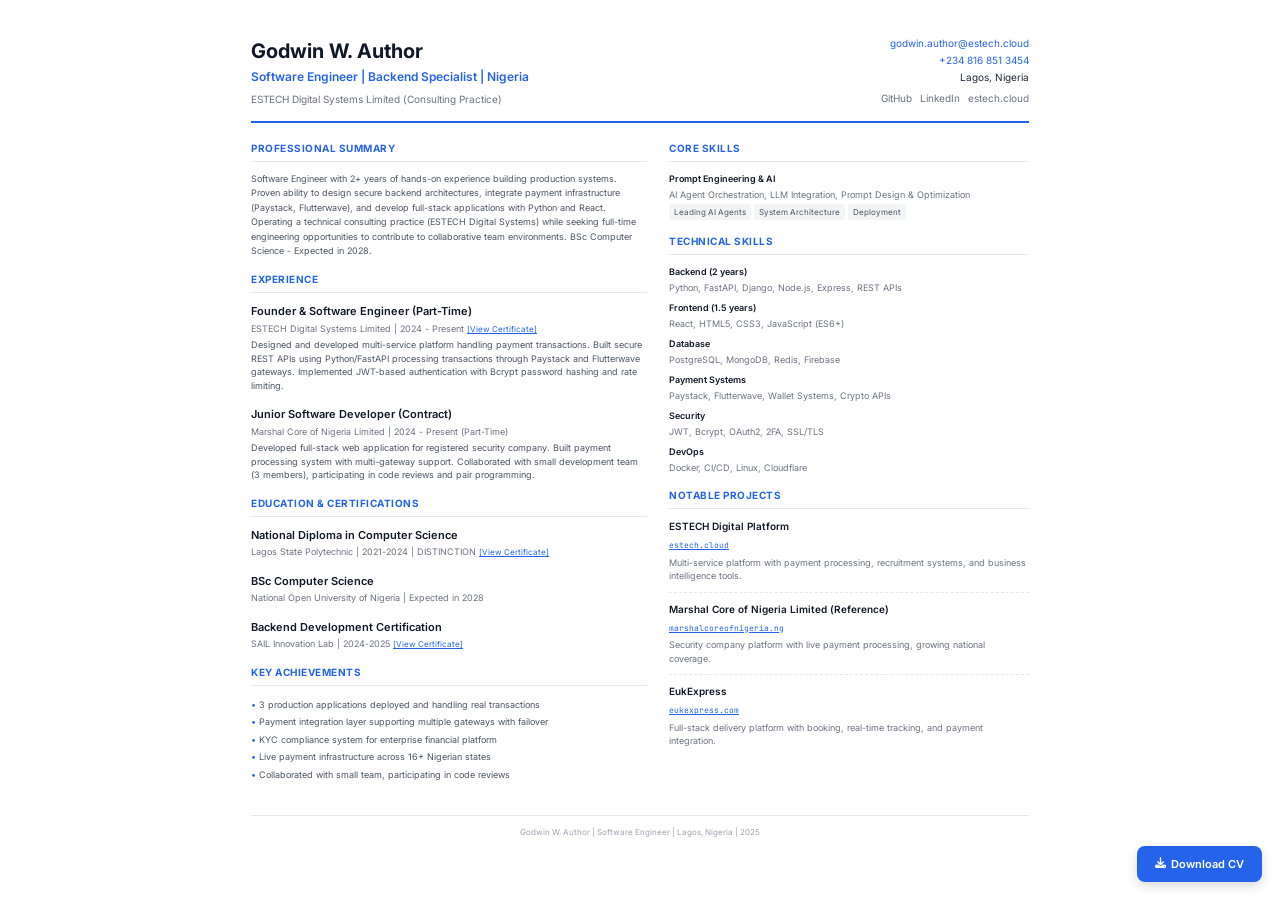
<file: cv.html>
<!DOCTYPE html>
<html lang="en">
<head>
    <meta charset="UTF-8">
    <meta name="viewport" content="width=device-width, initial-scale=1.0">
    <meta name="robots" content="noindex, nofollow">
    <title>Godwin W. Author - CV</title>
    <link href="https://fonts.googleapis.com/css2?family=Inter:wght@300;400;500;600;700&family=JetBrains+Mono:wght@400&display=swap" rel="stylesheet">
    <style>
        * { margin: 0; padding: 0; box-sizing: border-box; }
        body {
            font-family: 'Inter', -apple-system, sans-serif;
            font-size: 11px;
            line-height: 1.5;
            color: #1f2937;
            background: #fff;
            max-width: 850px;
            margin: 0 auto;
            padding: 36px;
        }
        
        /* Header */
        .header {
            display: flex;
            justify-content: space-between;
            align-items: flex-start;
            padding-bottom: 14px;
            border-bottom: 2px solid #2563eb;
            margin-bottom: 18px;
        }
        .header-left h1 { font-size: 20px; font-weight: 700; color: #111827; margin-bottom: 2px; }
        .header-left .title { font-size: 12px; color: #2563eb; font-weight: 600; margin-bottom: 6px; }
        .header-left .company { font-size: 10px; color: #6b7280; }
        .header-right { text-align: right; font-size: 10px; }
        .header-right p { margin-bottom: 2px; }
        .header-right a { color: #2563eb; text-decoration: none; }
        .social { display: flex; gap: 8px; justify-content: flex-end; margin-top: 6px; font-size: 10px; }
        .social a { color: #6b7280; text-decoration: none; }
        
        /* Two Column Layout */
        .two-col { display: grid; grid-template-columns: 1.1fr 1fr; gap: 22px; }
        .col h2 { font-size: 10px; font-weight: 700; color: #2563eb; text-transform: uppercase; letter-spacing: 0.5px; padding-bottom: 5px; border-bottom: 1px solid #e5e7eb; margin-bottom: 10px; }
        
        /* Sections */
        .section { margin-bottom: 14px; }
        .section-title { font-size: 11px; font-weight: 600; color: #111827; margin-bottom: 2px; }
        .section-sub { font-size: 9px; color: #6b7280; margin-bottom: 3px; }
        .section-desc { font-size: 9px; color: #4b5563; line-height: 1.5; }
        
        /* Summary */
        .summary { font-size: 9px; color: #4b5563; line-height: 1.6; margin-bottom: 14px; }
        
        /* Skills */
        .skill-row { margin-bottom: 7px; }
        .skill-title { font-size: 9px; font-weight: 600; color: #111827; margin-bottom: 2px; }
        .skill-desc { font-size: 9px; color: #6b7280; }
        .skill-tags { display: flex; flex-wrap: wrap; gap: 3px; margin-top: 3px; }
        .skill-tag { background: #f3f4f6; padding: 2px 5px; border-radius: 3px; font-size: 8px; color: #4b5563; }
        
        /* Projects */
        .project { margin-bottom: 9px; padding-bottom: 9px; border-bottom: 1px dashed #e5e7eb; }
        .project:last-child { border-bottom: none; margin-bottom: 0; padding-bottom: 0; }
        .project-title { font-size: 10px; font-weight: 600; color: #111827; margin-bottom: 2px; }
        .project-link { font-size: 8px; color: #2563eb; font-family: 'JetBrains Mono', monospace; }
        .project-desc { font-size: 9px; color: #6b7280; margin-top: 3px; }
        
        /* Achievement List */
        .achievements { list-style: none; }
        .achievements li { font-size: 9px; color: #4b5563; padding: 2px 0; }
        .achievements li:before { content: "• "; color: #2563eb; }
        
        /* Footer */
        .footer { margin-top: 18px; padding-top: 10px; border-top: 1px solid #e5e7eb; text-align: center; }
        .footer p { font-size: 8px; color: #9ca3af; }
        
        /* Download Button - hidden when printing */
        .download-btn {
            position: fixed;
            bottom: 18px;
            right: 18px;
            background: #2563eb;
            color: #fff;
            padding: 10px 18px;
            border-radius: 8px;
            text-decoration: none;
            font-weight: 600;
            font-size: 11px;
            box-shadow: 0 4px 12px rgba(0,0,0,0.15);
            display: flex;
            align-items: center;
            gap: 5px;
        }
        .download-btn:hover { background: #1d4ed8; }
        
        @media print {
            body { padding: 18px; }
            .download-btn { display: none; }
        }
    </style>
</head>
<body>
    <!-- Header -->
    <header class="header">
        <div class="header-left">
            <h1>Godwin W. Author</h1>
            <p class="title">Software Engineer | Backend Specialist | Nigeria</p>
            <p class="company">ESTECH Digital Systems Limited (Consulting Practice)</p>
        </div>
        <div class="header-right">
            <p><a href="mailto:godwin.author@estech.cloud">godwin.author@estech.cloud</a></p>
            <p><a href="tel:+2348168513454">+234 816 851 3454</a></p>
            <p>Lagos, Nigeria</p>
            <div class="social">
                <a href="https://github.com/gacode0">GitHub</a>
                <a href="https://linkedin.com/in/gacode0">LinkedIn</a>
                <a href="https://estech.cloud">estech.cloud</a>
            </div>
        </div>
    </header>
    
    <!-- Two Column Layout -->
    <div class="two-col">
        <!-- Left Column -->
        <div class="col">
            <!-- Summary -->
            <div class="section">
                <h2>Professional Summary</h2>
                <p class="summary">
                    Software Engineer with 2+ years of hands-on experience building production systems. Proven ability to design secure backend architectures, integrate payment infrastructure (Paystack, Flutterwave), and develop full-stack applications with Python and React. Operating a technical consulting practice (ESTECH Digital Systems) while seeking full-time engineering opportunities to contribute to collaborative team environments. BSc Computer Science - Expected in 2028.
                </p>
            </div>
            
            <!-- Experience -->
            <div class="section">
                <h2>Experience</h2>
                
                <div class="section-title">Founder & Software Engineer (Part-Time)</div>
                <div class="section-sub">ESTECH Digital Systems Limited | 2024 - Present <a href="certificates/ESTECH-CAC-Certificate.pdf" target="_blank" style="font-size:8px;color:#2563eb;">[View Certificate]</a></div>
                <div class="section-desc">
                    Designed and developed multi-service platform handling payment transactions. Built secure REST APIs using Python/FastAPI processing transactions through Paystack and Flutterwave gateways. Implemented JWT-based authentication with Bcrypt password hashing and rate limiting.
                </div>
            </div>
            
            <div class="section">
                <div class="section-title">Junior Software Developer (Contract)</div>
                <div class="section-sub">Marshal Core of Nigeria Limited | 2024 - Present (Part-Time)</div>
                <div class="section-desc">
                    Developed full-stack web application for registered security company. Built payment processing system with multi-gateway support. Collaborated with small development team (3 members), participating in code reviews and pair programming.
                </div>
            </div>
            
            <!-- Education & Certifications -->
            <div class="section">
                <h2>Education & Certifications</h2>
                
                <div class="section-title">National Diploma in Computer Science</div>
                <div class="section-sub">Lagos State Polytechnic | 2021-2024 | DISTINCTION <a href="images/NDcert.jpeg" target="_blank" style="font-size:8px;color:#2563eb;">[View Certificate]</a></div>
            </div>
            
            <div class="section">
                <div class="section-title">BSc Computer Science</div>
                <div class="section-sub">National Open University of Nigeria | Expected in 2028</div>
            </div>
            
            <div class="section">
                <div class="section-title">Backend Development Certification</div>
                <div class="section-sub">SAIL Innovation Lab | 2024-2025 <a href="images/SAIL.jpeg" target="_blank" style="font-size:8px;color:#2563eb;">[View Certificate]</a></div>
            </div>
            
            <!-- Key Achievements -->
            <div class="section">
                <h2>Key Achievements</h2>
                <ul class="achievements">
                    <li>3 production applications deployed and handling real transactions</li>
                    <li>Payment integration layer supporting multiple gateways with failover</li>
                    <li>KYC compliance system for enterprise financial platform</li>
                    <li>Live payment infrastructure across 16+ Nigerian states</li>
                    <li>Collaborated with small team, participating in code reviews</li>
                </ul>
            </div>
        </div>
        
        <!-- Right Column -->
        <div class="col">
            <!-- Core Skills -->
            <div class="section">
                <h2>Core Skills</h2>
                
                <div class="skill-row">
                    <div class="skill-title">Prompt Engineering & AI</div>
                    <div class="skill-desc">AI Agent Orchestration, LLM Integration, Prompt Design & Optimization</div>
                    <div class="skill-tags">
                        <span class="skill-tag">Leading AI Agents</span>
                        <span class="skill-tag">System Architecture</span>
                        <span class="skill-tag">Deployment</span>
                    </div>
                </div>
            </div>
            
            <!-- Technical Skills -->
            <div class="section">
                <h2>Technical Skills</h2>
                
                <div class="skill-row">
                    <div class="skill-title">Backend (2 years)</div>
                    <div class="skill-desc">Python, FastAPI, Django, Node.js, Express, REST APIs</div>
                </div>
                
                <div class="skill-row">
                    <div class="skill-title">Frontend (1.5 years)</div>
                    <div class="skill-desc">React, HTML5, CSS3, JavaScript (ES6+)</div>
                </div>
                
                <div class="skill-row">
                    <div class="skill-title">Database</div>
                    <div class="skill-desc">PostgreSQL, MongoDB, Redis, Firebase</div>
                </div>
                
                <div class="skill-row">
                    <div class="skill-title">Payment Systems</div>
                    <div class="skill-desc">Paystack, Flutterwave, Wallet Systems, Crypto APIs</div>
                </div>
                
                <div class="skill-row">
                    <div class="skill-title">Security</div>
                    <div class="skill-desc">JWT, Bcrypt, OAuth2, 2FA, SSL/TLS</div>
                </div>
                
                <div class="skill-row">
                    <div class="skill-title">DevOps</div>
                    <div class="skill-desc">Docker, CI/CD, Linux, Cloudflare</div>
                </div>
            </div>
            
            <!-- Notable Projects -->
            <div class="section">
                <h2>Notable Projects</h2>
                
                <div class="project">
                    <div class="project-title">ESTECH Digital Platform</div>
                    <a href="https://estech.cloud" class="project-link" target="_blank">estech.cloud</a>
                    <div class="project-desc">Multi-service platform with payment processing, recruitment systems, and business intelligence tools.</div>
                </div>
                
                <div class="project">
                    <div class="project-title">Marshal Core of Nigeria Limited (Reference)</div>
                    <a href="https://marshalcoreofnigeria.ng" class="project-link" target="_blank">marshalcoreofnigeria.ng</a>
                    <div class="project-desc">Security company platform with live payment processing, growing national coverage.</div>
                </div>
                
                <div class="project">
                    <div class="project-title">EukExpress </div>
                    <a href="https://eukexpress.com" class="project-link" target="_blank">eukexpress.com</a>
                    <div class="project-desc">Full-stack delivery platform with booking, real-time tracking, and payment integration.</div>
                </div>
            </div>
        </div>
    </div>
    
    <!-- Footer -->
    <div class="footer">
                        <p>Godwin W. Author | Software Engineer | Lagos, Nigeria | 2025</p>
    </div>
    
    <!-- Download Button -->
    <a href="javascript:window.print()" class="download-btn">
        <i class="fas fa-download"></i> Download CV
    </a>
    
    <link rel="stylesheet" href="https://cdnjs.cloudflare.com/ajax/libs/font-awesome/6.5.1/css/all.min.css">
</body>
</html>
</file>
